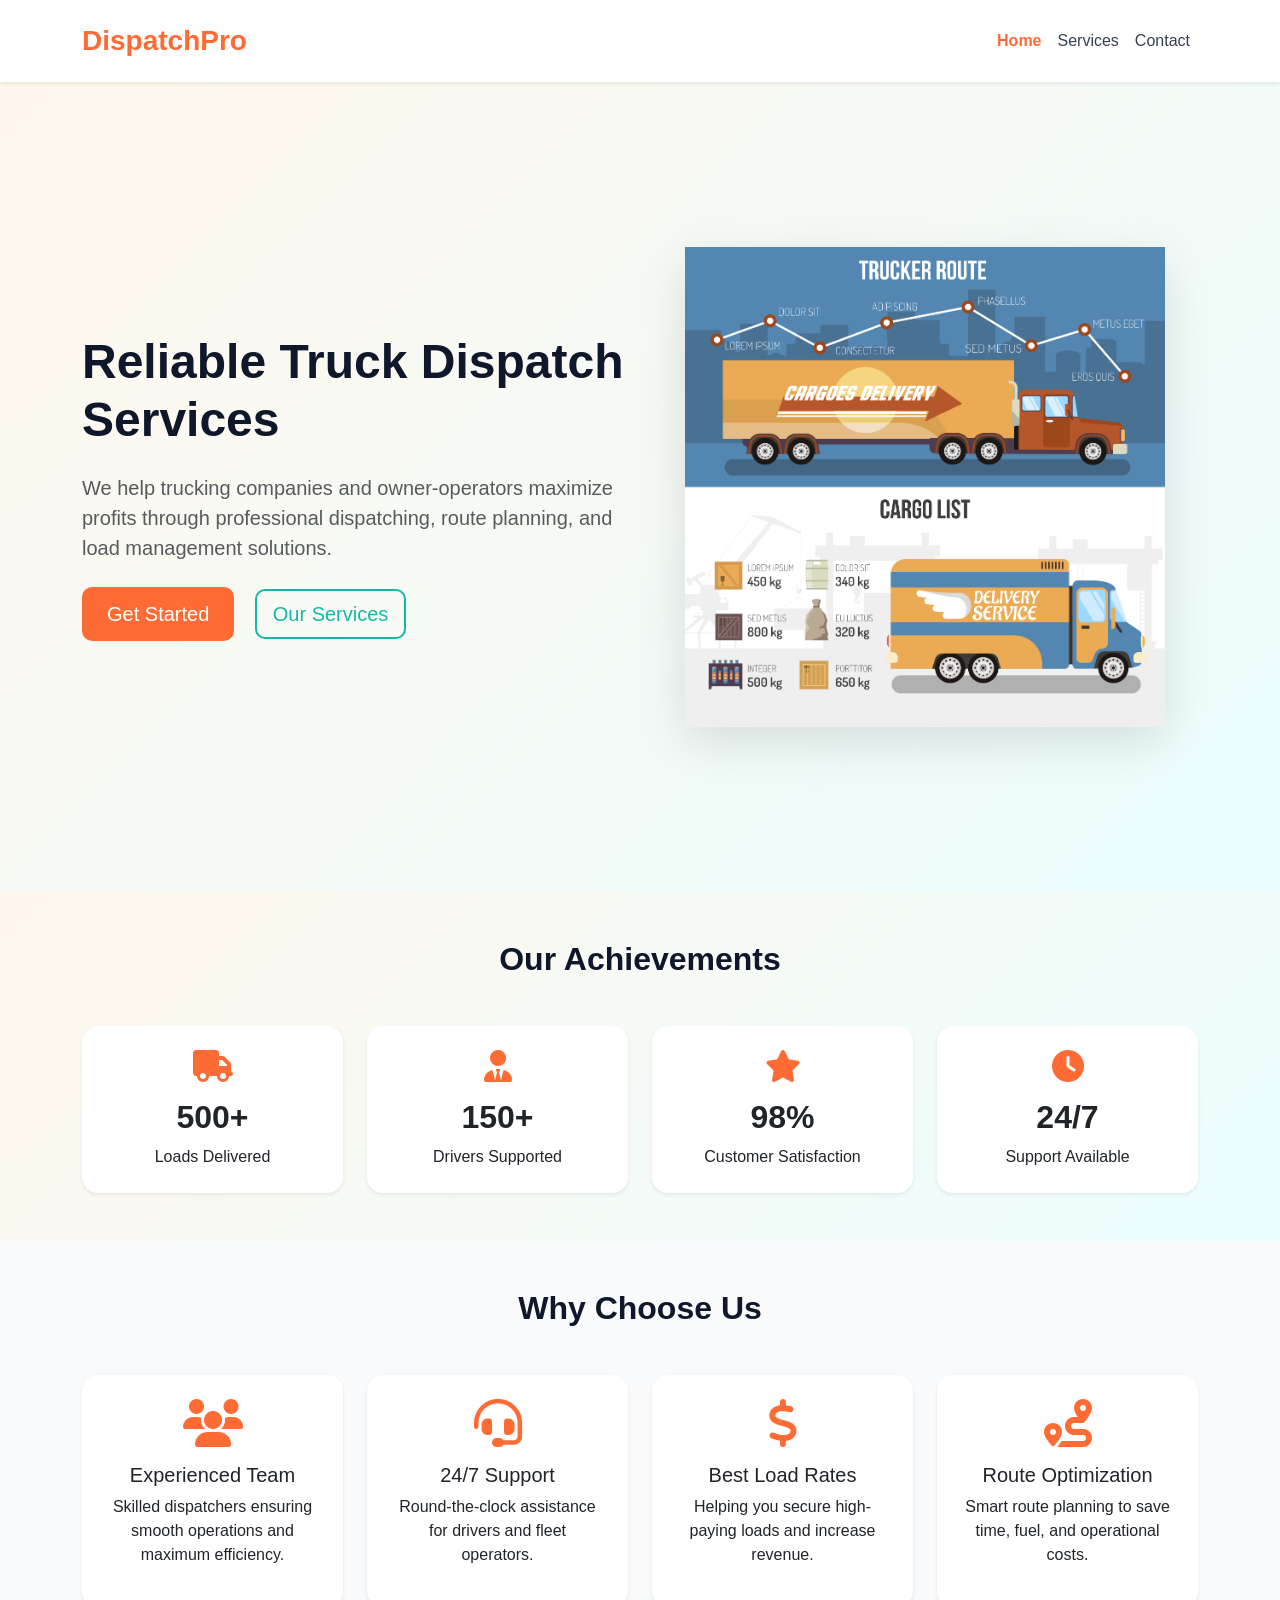
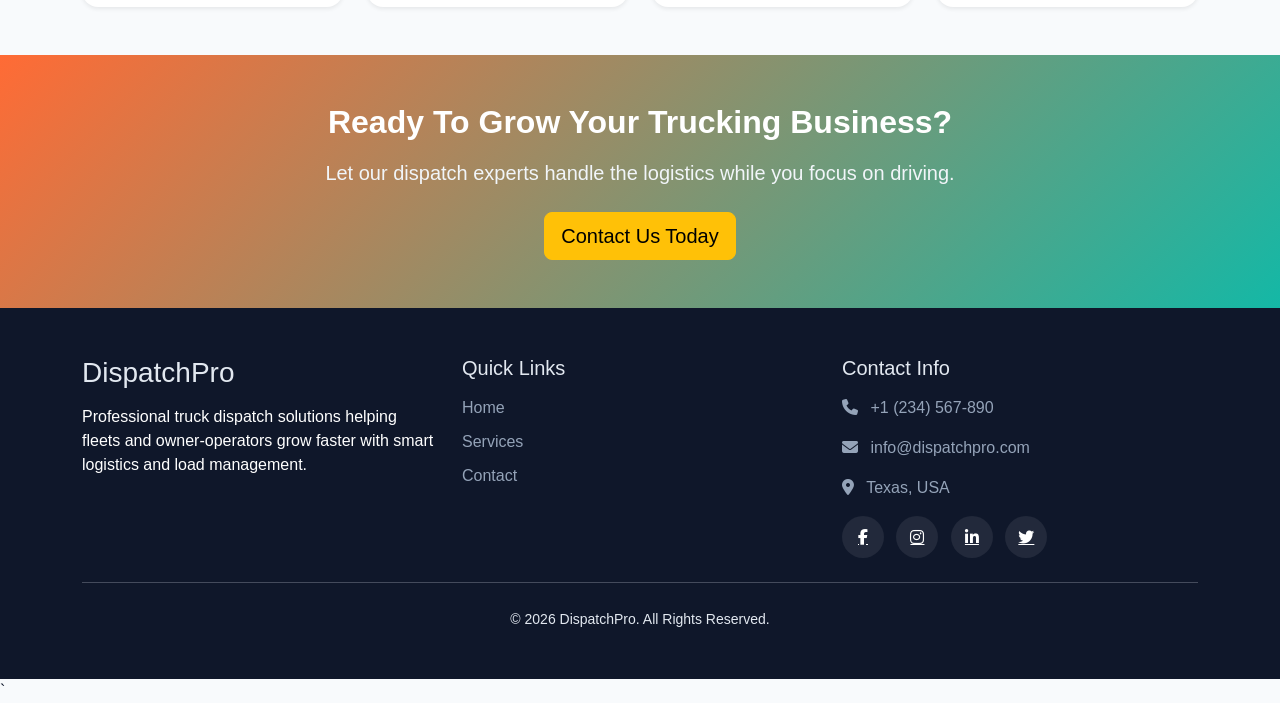
<file: project/index.html>
<!DOCTYPE html>
<html lang="en">

<head>
    <meta charset="UTF-8">
    <meta name="viewport" content="width=device-width, initial-scale=1.0">
    <title>DispatchPro | Truck Dispatch Services</title>

    <!-- Bootstrap Css -->
    <link href="https://cdn.jsdelivr.net/npm/bootstrap@5.3.7/dist/css/bootstrap.min.css" rel="stylesheet">

    <!-- Bootstrap Icons -->
    <link rel="stylesheet" href="https://cdn.jsdelivr.net/npm/bootstrap-icons@1.11.3/font/bootstrap-icons.min.css">

    <!-- Google Font -->
    <link rel="stylesheet" href="https://cdnjs.cloudflare.com/ajax/libs/font-awesome/6.7.2/css/all.min.css">

    <!-- Custom CSS -->
    <link rel="stylesheet" href="./css/style.css">
</head>

<body>


    <!-- Navbar -->
    <header class="sticky-top">
        <nav class="navbar navbar-expand-lg navbar-light bg-white shadow-sm">
            <div class="container">
                <a class="navbar-brand fw-bold fs-3 text-primary" href="#">
                    DispatchPro
                </a>

                <button class="navbar-toggler" type="button" data-bs-toggle="collapse" data-bs-target="#navbarNav">
                    <span class="navbar-toggler-icon"></span>
                </button>

                <div class="collapse navbar-collapse" id="navbarNav">
                    <ul class="navbar-nav ms-auto fw-medium">
                        <li class="nav-item">
                            <a class="nav-link active" href="./index.html">Home</a>
                        </li>

                        <li class="nav-item">
                            <a class="nav-link" href="./services.html">Services</a>
                        </li>

                        <li class="nav-item">
                            <a class="nav-link" href="./contact.html">Contact</a>
                        </li>
                    </ul>
                </div>
            </div>
        </nav>
    </header>

    <main>
        <!-- Hero Section -->
        <section class="hero py-5">
            <div class="container">
                <div class="row align-items-center">

                    <div class="col-lg-6">
                        <h1 class="display-4 fw-bold mb-4">
                            Reliable Truck Dispatch Services
                        </h1>

                        <p class="lead text-muted mb-4">
                            We help trucking companies and owner-operators maximize profits through
                            professional dispatching, route planning, and load management solutions.
                        </p>

                        <a href="./contact.html" class="btn btn-primary btn-lg me-3">
                            Get Started
                        </a>

                        <a href="./services.html" class="btn btn-outline-dark btn-lg">
                            Our Services
                        </a>
                    </div>

                    <div class="col-lg-6 text-center">
                        <img src="./images/15025.jpg" class="img-fluid hero-img" alt="Truck Dispatch">
                    </div>

                </div>
            </div>
        </section>

        <!-- Statistics Section -->
        <section class="py-5 bg-light">
            <div class="container">

                <h2 class="text-center fw-bold mb-5">
                    Our Achievements
                </h2>

                <div class="row g-4">

                    <div class="col-md-3">
                        <div class="card border-0 shadow-sm text-center p-4">
                            <i class="fas fa-truck fa-2x  mb-3"></i>
                            <h2 class="fw-bold">500+</h2>
                            <p class="mb-0">Loads Delivered</p>
                        </div>
                    </div>

                    <div class="col-md-3">
                        <div class="card border-0 shadow-sm text-center p-4">
                            <i class="fas fa-user-tie fa-2x  mb-3"></i>
                            <h2 class="fw-bold">150+</h2>
                            <p class="mb-0">Drivers Supported</p>
                        </div>
                    </div>

                    <div class="col-md-3">
                        <div class="card border-0 shadow-sm text-center p-4">
                            <i class="fas fa-star fa-2x  mb-3"></i>
                            <h2 class="fw-bold">98%</h2>
                            <p class="mb-0">Customer Satisfaction</p>
                        </div>
                    </div>

                    <div class="col-md-3">
                        <div class="card border-0 shadow-sm text-center p-4">
                            <i class="fas fa-clock fa-2x  mb-3"></i>
                            <h2 class="fw-bold">24/7</h2>
                            <p class="mb-0">Support Available</p>
                        </div>
                    </div>



                </div>
            </div>
        </section>

        <!-- Why Choose Us -->
        <section class="py-5">
            <div class="container">

                <h2 class="text-center fw-bold mb-5">
                    Why Choose Us
                </h2>

                <div class="row g-4">

                    <div class="col-md-3">
                        <div class="card h-100 border-0 shadow-sm text-center p-4">
                            <i class="fas fa-users fa-3x mb-3"></i>
                            <h5>Experienced Team</h5>
                            <p>
                                Skilled dispatchers ensuring smooth operations and maximum efficiency.
                            </p>
                        </div>
                    </div>

                    <div class="col-md-3">
                        <div class="card h-100 border-0 shadow-sm text-center p-4">
                            <i class="fas fa-headset fa-3x mb-3"></i>
                            <h5>24/7 Support</h5>
                            <p>
                                Round-the-clock assistance for drivers and fleet operators.
                            </p>
                        </div>
                    </div>

                    <div class="col-md-3">
                        <div class="card h-100 border-0 shadow-sm text-center p-4">
                            <i class="fas fa-dollar-sign fa-3x  mb-3"></i>
                            <h5>Best Load Rates</h5>
                            <p>
                                Helping you secure high-paying loads and increase revenue.
                            </p>
                        </div>
                    </div>

                    <div class="col-md-3">
                        <div class="card h-100 border-0 shadow-sm text-center p-4">
                            <i class="fas fa-route fa-3x  mb-3"></i>
                            <h5>Route Optimization</h5>
                            <p>
                                Smart route planning to save time, fuel, and operational costs.
                            </p>
                        </div>
                    </div>

                </div>

            </div>
        </section>

        <!-- CTA Section -->
        <section class="cta-section text-white text-center py-5">
            <div class="container">

                <h2 class="fw-bold mb-3">
                    Ready To Grow Your Trucking Business?
                </h2>

                <p class="lead mb-4">
                    Let our dispatch experts handle the logistics while you focus on driving.
                </p>

                <a href="./contact.html" class="btn btn-warning btn-lg">
                    Contact Us Today
                </a>

            </div>
        </section>
    </main>
    <!-- Footer -->
    <footer class="footer py-5">
        <div class="container">

            <div class="row text-center text-md-start gy-4">

                <!-- Company -->
                <div class="col-md-4">
                    <h3 class="brand-name mb-3">DispatchPro</h3>
                    <p class="text-white">
                        Professional truck dispatch solutions helping fleets and owner-operators
                        grow faster with smart logistics and load management.
                    </p>
                </div>

                <!-- Links -->
                <div class="col-md-4">
                    <h5 class="mb-3">Quick Links</h5>

                    <ul class="footer-links">
                        <li><a href="./index.html">Home</a></li>
                        <li><a href="./services.html">Services</a></li>
                        <li><a href="./contact.html">Contact</a></li>
                    </ul>
                </div>

                <!-- Contact + Social -->
                <div class="col-md-4">
                    <h5 class="mb-3">Contact Info</h5>

                    <p><i class="fas fa-phone me-2"></i> +1 (234) 567-890</p>
                    <p><i class="fas fa-envelope me-2"></i> info@dispatchpro.com</p>
                    <p><i class="fas fa-location-dot me-2"></i> Texas, USA</p>

                    <div class="social-icons mt-3">
                        <a href="#"><i class="fab fa-facebook-f"></i></a>
                        <a href="#"><i class="fab fa-instagram"></i></a>
                        <a href="#"><i class="fab fa-linkedin-in"></i></a>
                        <a href="#"><i class="fab fa-twitter"></i></a>
                    </div>
                </div>

            </div>

            <hr class="my-4">

            <div class="text-center">
                <small>&copy; 2026 DispatchPro. All Rights Reserved.</small>
            </div>

        </div>
    </footer>
`
    <!-- Bootstrap JS -->
    <script src="https://cdn.jsdelivr.net/npm/bootstrap@5.3.7/dist/js/bootstrap.bundle.min.js"></script>

</body>

</html>
</file>
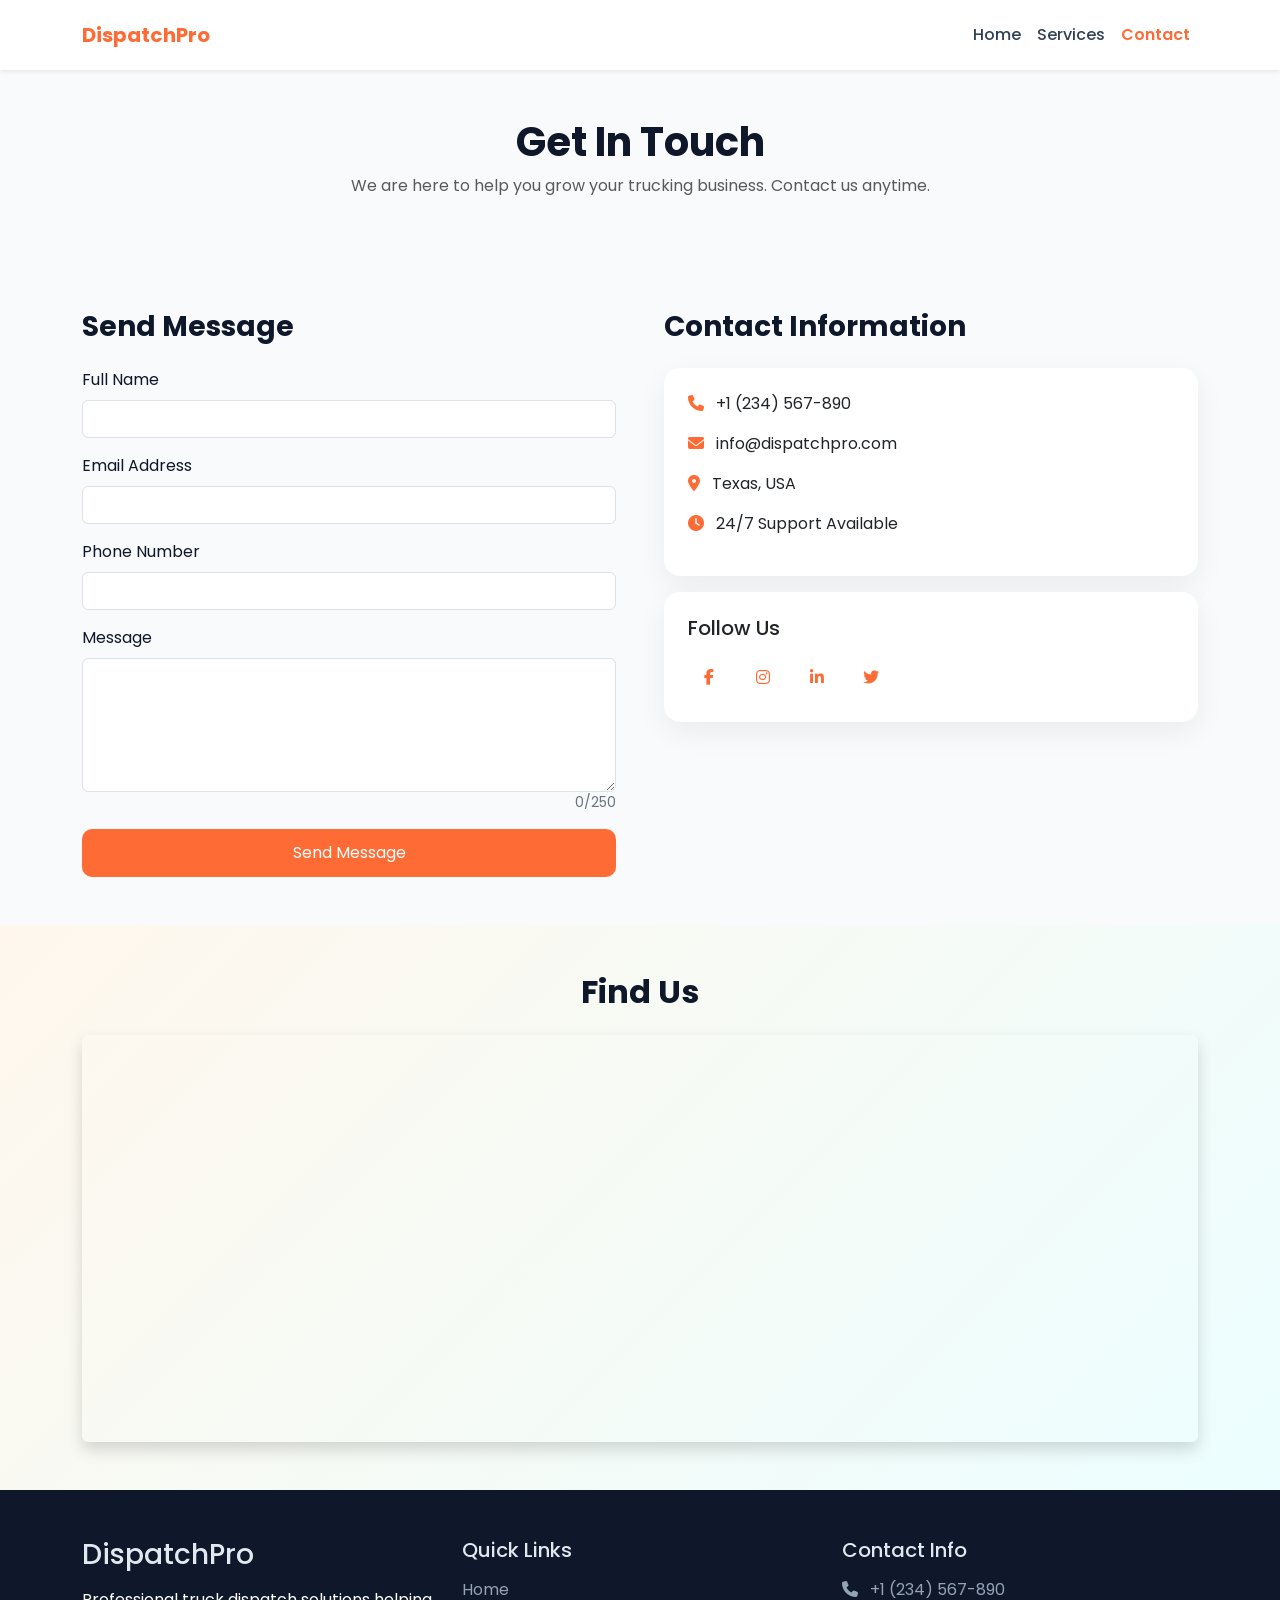
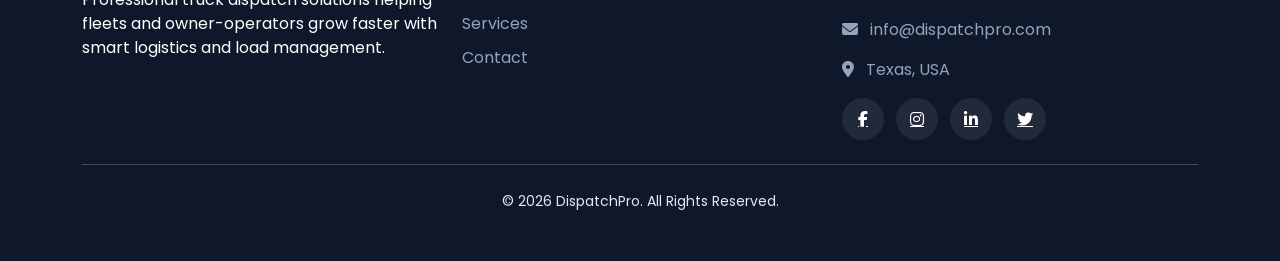
<file: project/contact.html>
<!DOCTYPE html>
<html lang="en">

<head>
    <meta charset="UTF-8">
    <meta name="viewport" content="width=device-width, initial-scale=1.0">
    <title>Contact | DispatchPro</title>

    <!-- Bootstrap -->
    <link href="https://cdn.jsdelivr.net/npm/bootstrap@5.3.7/dist/css/bootstrap.min.css" rel="stylesheet">

    <!-- Font Awesome -->
    <link rel="stylesheet" href="https://cdnjs.cloudflare.com/ajax/libs/font-awesome/6.7.2/css/all.min.css">

    <!-- Google Font -->
    <link href="https://fonts.googleapis.com/css2?family=Poppins:wght@300;400;500;600;700&display=swap"
        rel="stylesheet">

    <!-- Custom CSS -->
    <link rel="stylesheet" href="./css/style.css">
</head>

<body>

    <!-- Navbar -->
    <header class="sticky-top">
        <nav class="navbar navbar-expand-lg shadow-sm">
            <div class="container">

                <a class="navbar-brand" href="./index.html">DispatchPro</a>

                <button class="navbar-toggler" data-bs-toggle="collapse" data-bs-target="#nav">
                    <span class="navbar-toggler-icon"></span>
                </button>

                <div class="collapse navbar-collapse" id="nav">
                    <ul class="navbar-nav ms-auto">
                        <li class="nav-item"><a class="nav-link" href="./index.html">Home</a></li>
                        <li class="nav-item"><a class="nav-link" href="./services.html">Services</a></li>
                        <li class="nav-item"><a class="nav-link active" href="./contact.html">Contact</a></li>
                    </ul>
                </div>

            </div>
        </nav>
    </header>

    <!-- Contact Header -->
    <main>
        <section class="py-5 text-center">
            <div class="container">

                <h1 class="fw-bold">Get In Touch</h1>
                <p class="text-muted">
                    We are here to help you grow your trucking business. Contact us anytime.
                </p>

            </div>
        </section>

        <!-- Contact Section -->
        <section class="py-5">
            <div class="container">

                <div class="row g-5">

                    <!-- Contact Form -->
                    <div class="col-md-6">

                        <h3 class="mb-4 fw-bold">Send Message</h3>

                        <form id="contactForm" novalidate>

                            <div class="mb-3">
                                <label class="form-label">Full Name</label>
                                <input type="text" class="form-control" id="name">
                                <small class="text-danger" id="nameError"></small>
                            </div>

                            <div class="mb-3">
                                <label class="form-label">Email Address</label>
                                <input type="email" class="form-control" id="email">
                                <small class="text-danger" id="emailError"></small>
                            </div>

                            <div class="mb-3">
                                <label class="form-label">Phone Number</label>
                                <input type="tel" class="form-control" id="phone">
                                <small class="text-danger" id="phoneError"></small>
                            </div>

                            <div class="mb-3">
                                <label class="form-label">Message</label>
                                <textarea class="form-control" rows="5" id="message"></textarea>

                                <div class="d-flex justify-content-between">
                                    <small class="text-danger" id="messageError"></small>
                                    <small id="charCount">0/250</small>
                                </div>
                            </div>

                            <button class="btn btn-primary w-100" id="submitBtn">
                                Send Message
                            </button>

                        </form>

                        <div id="successMsg" class="alert alert-success mt-3 d-none">
                            <i class="fas fa-check-circle me-2"></i>

                            Message sent successfully!
                        </div>

                    </div>

                    <!-- Company Info -->
                    <div class="col-md-6">

                        <h3 class="mb-4 fw-bold">Contact Information</h3>

                        <div class="card p-4 mb-3">
                            <p><i class="fas fa-phone me-2"></i> +1 (234) 567-890</p>
                            <p><i class="fas fa-envelope me-2"></i> info@dispatchpro.com</p>
                            <p><i class="fas fa-location-dot me-2"></i> Texas, USA</p>
                            <p><i class="fas fa-clock me-2"></i> 24/7 Support Available</p>
                        </div>

                        <div class="card p-4">

                            <h5 class="mb-3">Follow Us</h5>

                            <div class="social-icons">

                                <a href="#"><i class="fab fa-facebook-f"></i></a>
                                <a href="#"><i class="fab fa-instagram"></i></a>
                                <a href="#"><i class="fab fa-linkedin-in"></i></a>
                                <a href="#"><i class="fab fa-twitter"></i></a>

                            </div>

                        </div>

                    </div>

                </div>

            </div>
        </section>

        <!-- Map Section -->
        <section class="py-5 bg-light">
            <div class="container text-center">

                <h2 class="fw-bold mb-4">Find Us</h2>

                <div class="map-box shadow rounded overflow-hidden">

                    <iframe src="https://www.google.com/maps?q=Texas%20USA&output=embed" width="100%" height="400"
                        style="border:0;" loading="lazy">
                    </iframe>

                </div>

            </div>
        </section>
    </main>
    <!-- Footer -->
    <footer class="footer py-5">
        <div class="container">

            <div class="row text-center text-md-start gy-4">

                <!-- Company -->
                <div class="col-md-4">
                    <h3 class="brand-name mb-3">DispatchPro</h3>
                    <p class="text-white">
                        Professional truck dispatch solutions helping fleets and owner-operators
                        grow faster with smart logistics and load management.
                    </p>
                </div>

                <!-- Links -->
                <div class="col-md-4">
                    <h5 class="mb-3">Quick Links</h5>

                    <ul class="footer-links">
                        <li><a href="./index.html">Home</a></li>
                        <li><a href="./services.html">Services</a></li>
                        <li><a href="./contact.html">Contact</a></li>
                    </ul>
                </div>

                <!-- Contact + Social -->
                <div class="col-md-4">
                    <h5 class="mb-3">Contact Info</h5>

                    <p><i class="fas fa-phone me-2"></i> +1 (234) 567-890</p>
                    <p><i class="fas fa-envelope me-2"></i> info@dispatchpro.com</p>
                    <p><i class="fas fa-location-dot me-2"></i> Texas, USA</p>

                    <div class="social-icons mt-3">
                        <a href="#"><i class="fab fa-facebook-f"></i></a>
                        <a href="#"><i class="fab fa-instagram"></i></a>
                        <a href="#"><i class="fab fa-linkedin-in"></i></a>
                        <a href="#"><i class="fab fa-twitter"></i></a>
                    </div>
                </div>

            </div>

            <hr class="my-4">

            <div class="text-center">
                <small>&copy; 2026 DispatchPro. All Rights Reserved.</small>
            </div>

        </div>
    </footer>

    <!-- Bootstrap JS -->
    <script src="https://cdn.jsdelivr.net/npm/bootstrap@5.3.7/dist/js/bootstrap.bundle.min.js"></script>
    <script src="./js/script.js"></script>

</body>

</html>
</file>
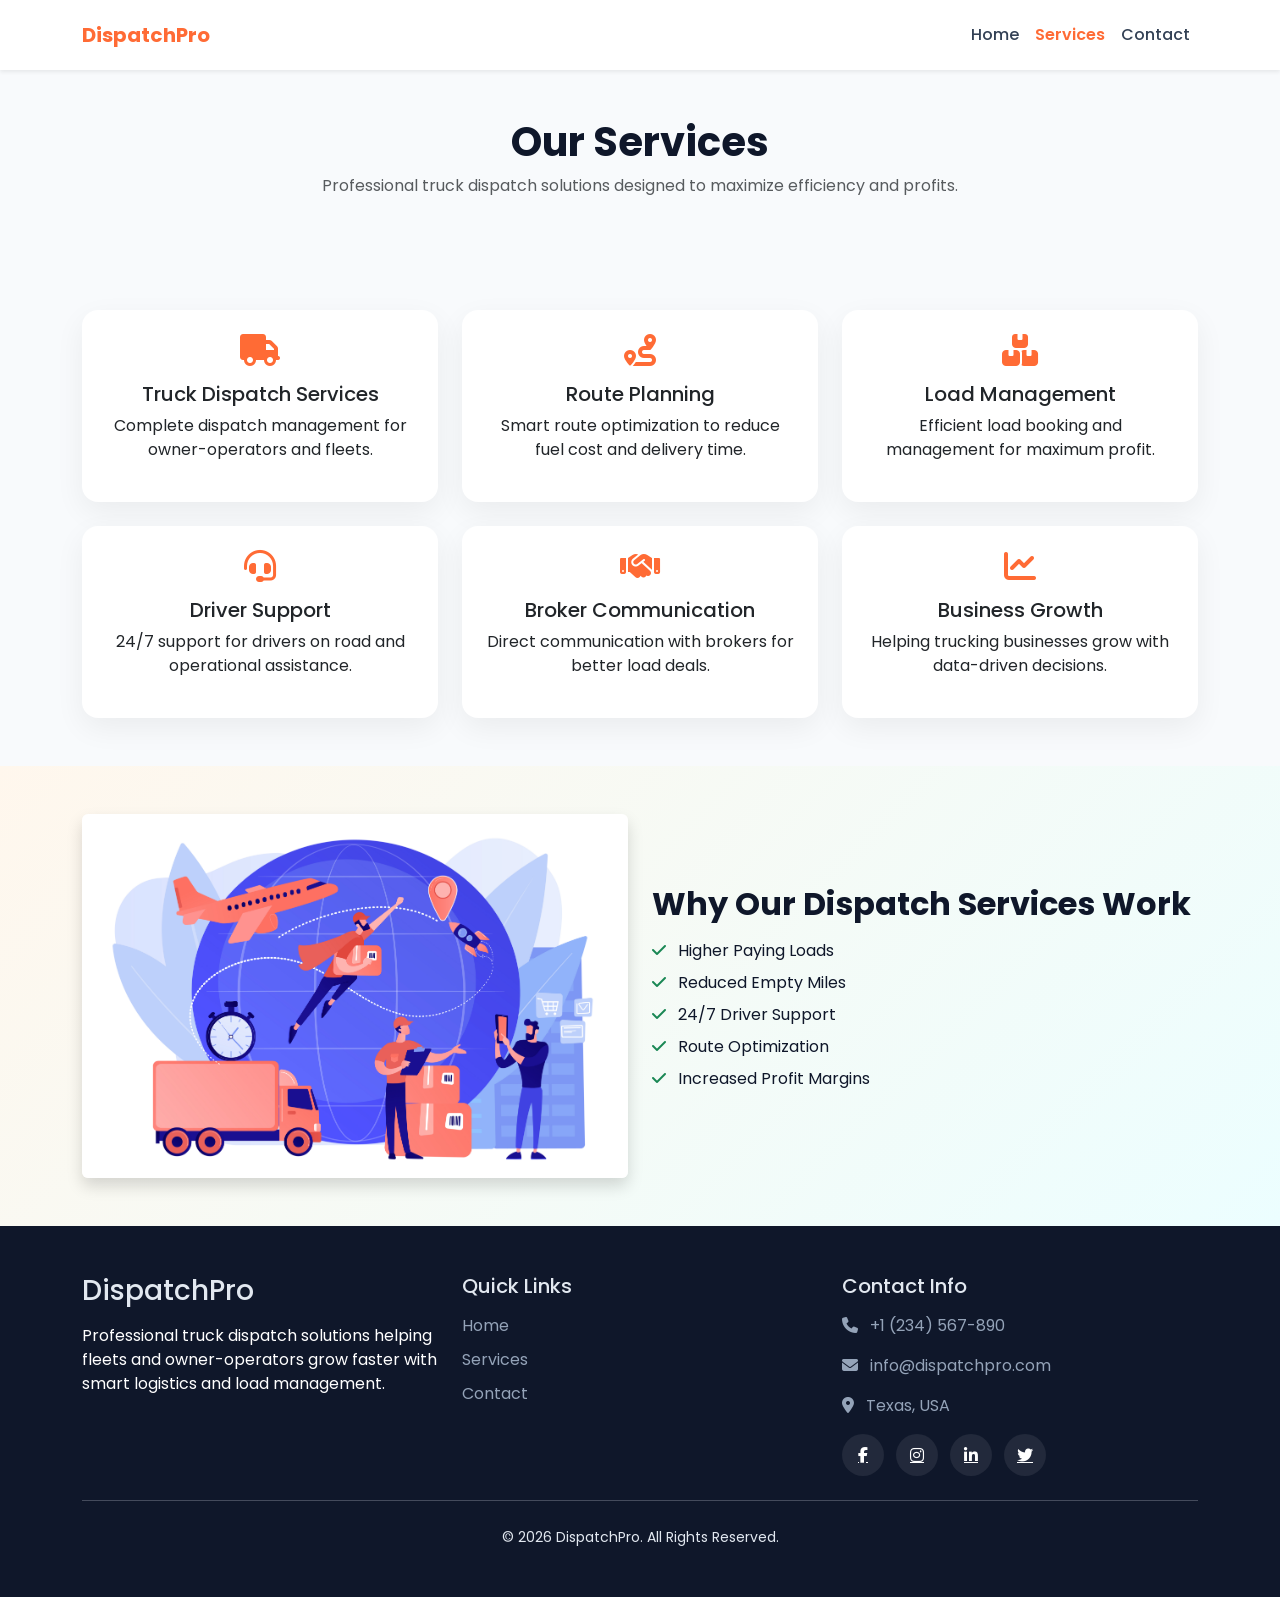
<file: project/services.html>
<!DOCTYPE html>
<html lang="en">

<head>
    <meta charset="UTF-8">
    <meta name="viewport" content="width=device-width, initial-scale=1.0">
    <title>Services | DispatchPro</title>

    <!-- Bootstrap -->
    <link href="https://cdn.jsdelivr.net/npm/bootstrap@5.3.7/dist/css/bootstrap.min.css" rel="stylesheet">

    <!-- Font Awesome -->
    <link rel="stylesheet" href="https://cdnjs.cloudflare.com/ajax/libs/font-awesome/6.7.2/css/all.min.css">

    <!-- Google Font -->
    <link href="https://fonts.googleapis.com/css2?family=Poppins:wght@300;400;500;600;700&display=swap"
        rel="stylesheet">

    <!-- Custom CSS -->
    <link rel="stylesheet" href="./css/style.css">
</head>

<body>

    <!-- Navbar -->
    <header class="sticky-top">
        <nav class="navbar navbar-expand-lg shadow-sm">
            <div class="container">

                <a class="navbar-brand" href="./index.html">DispatchPro</a>

                <button class="navbar-toggler" data-bs-toggle="collapse" data-bs-target="#nav">
                    <span class="navbar-toggler-icon"></span>
                </button>

                <div class="collapse navbar-collapse" id="nav">
                    <ul class="navbar-nav ms-auto">
                        <li class="nav-item"><a class="nav-link" href="./index.html">Home</a></li>
                        <li class="nav-item"><a class="nav-link active" href="./services.html">Services</a></li>
                        <li class="nav-item"><a class="nav-link" href="./contact.html">Contact</a></li>
                    </ul>
                </div>

            </div>
        </nav>
    </header>

    <!-- Header -->
    <main>
        <section class="py-5 text-center service-header">
            <div class="container">

                <h1 class="fw-bold">Our Services</h1>
                <p class="text-muted">
                    Professional truck dispatch solutions designed to maximize efficiency and profits.
                </p>

            </div>
        </section>

        <!-- Service Cards -->
        <section class="py-5">
            <div class="container">

                <div class="row g-4">

                    <!-- Card 1 -->
                    <div class="col-md-4">
                        <div class="card p-4 text-center h-100">
                            <i class="fas fa-truck fa-2x mb-3"></i>
                            <h5>Truck Dispatch Services</h5>
                            <p>Complete dispatch management for owner-operators and fleets.</p>
                        </div>
                    </div>

                    <!-- Card 2 -->
                    <div class="col-md-4">
                        <div class="card p-4 text-center h-100">
                            <i class="fas fa-route fa-2x mb-3"></i>
                            <h5>Route Planning</h5>
                            <p>Smart route optimization to reduce fuel cost and delivery time.</p>
                        </div>
                    </div>

                    <!-- Card 3 -->
                    <div class="col-md-4">
                        <div class="card p-4 text-center h-100">
                            <i class="fas fa-boxes-stacked fa-2x mb-3"></i>
                            <h5>Load Management</h5>
                            <p>Efficient load booking and management for maximum profit.</p>
                        </div>
                    </div>

                    <!-- Card 4 -->
                    <div class="col-md-4">
                        <div class="card p-4 text-center h-100">
                            <i class="fas fa-headset fa-2x mb-3"></i>
                            <h5>Driver Support</h5>
                            <p>24/7 support for drivers on road and operational assistance.</p>
                        </div>
                    </div>

                    <!-- Card 5 -->
                    <div class="col-md-4">
                        <div class="card p-4 text-center h-100">
                            <i class="fas fa-handshake fa-2x mb-3"></i>
                            <h5>Broker Communication</h5>
                            <p>Direct communication with brokers for better load deals.</p>
                        </div>
                    </div>

                    <!-- Card 6 -->
                    <div class="col-md-4">
                        <div class="card p-4 text-center h-100">
                            <i class="fas fa-chart-line fa-2x mb-3"></i>
                            <h5>Business Growth</h5>
                            <p>Helping trucking businesses grow with data-driven decisions.</p>
                        </div>
                    </div>

                </div>

            </div>
        </section>

        <!-- Benefit Section -->
        <section class="py-5 bg-light">
            <div class="container">

                <div class="row align-items-center g-4">

                    <div class="col-md-6">
                        <img src="./images/20945966.jpg" class="img-fluid rounded shadow" alt="">
                    </div>

                    <div class="col-md-6">

                        <h2 class="fw-bold mb-3">Why Our Dispatch Services Work</h2>

                        <ul class="list-unstyled">
                            <li class="mb-2"><i class="fas fa-check text-success me-2"></i> Higher Paying Loads</li>
                            <li class="mb-2"><i class="fas fa-check text-success me-2"></i> Reduced Empty Miles</li>
                            <li class="mb-2"><i class="fas fa-check text-success me-2"></i> 24/7 Driver Support</li>
                            <li class="mb-2"><i class="fas fa-check text-success me-2"></i> Route Optimization</li>
                            <li class="mb-2"><i class="fas fa-check text-success me-2"></i> Increased Profit Margins
                            </li>
                        </ul>

                    </div>

                </div>

            </div>
        </section>
    </main>
    <!-- Footer -->
    <footer class="footer py-5">
        <div class="container">

            <div class="row text-center text-md-start gy-4">

                <!-- Company -->
                <div class="col-md-4">
                    <h3 class="brand-name mb-3">DispatchPro</h3>
                    <p class="text-white">
                        Professional truck dispatch solutions helping fleets and owner-operators
                        grow faster with smart logistics and load management.
                    </p>
                </div>

                <!-- Links -->
                <div class="col-md-4">
                    <h5 class="mb-3">Quick Links</h5>

                    <ul class="footer-links">
                        <li><a href="./index.html">Home</a></li>
                        <li><a href="./services.html">Services</a></li>
                        <li><a href="./contact.html">Contact</a></li>
                    </ul>
                </div>

                <!-- Contact + Social -->
                <div class="col-md-4">
                    <h5 class="mb-3">Contact Info</h5>

                    <p><i class="fas fa-phone me-2"></i> +1 (234) 567-890</p>
                    <p><i class="fas fa-envelope me-2"></i> info@dispatchpro.com</p>
                    <p><i class="fas fa-location-dot me-2"></i> Texas, USA</p>

                    <div class="social-icons mt-3">
                        <a href="#"><i class="fab fa-facebook-f"></i></a>
                        <a href="#"><i class="fab fa-instagram"></i></a>
                        <a href="#"><i class="fab fa-linkedin-in"></i></a>
                        <a href="#"><i class="fab fa-twitter"></i></a>
                    </div>
                </div>

            </div>

            <hr class="my-4">

            <div class="text-center">
                <small>&copy; 2026 DispatchPro. All Rights Reserved.</small>
            </div>

        </div>
    </footer>

    <!-- Bootstrap JS -->
    <script src="https://cdn.jsdelivr.net/npm/bootstrap@5.3.7/dist/js/bootstrap.bundle.min.js"></script>

</body>

</html>
</file>
<file: project/css/style.css>
body{
    font-family:'Poppins',sans-serif;
    background:#f8fafc;
    color:#0f172a;
}

/* ================= NAVBAR ================= */

.navbar{
    background:white;
    padding:15px 0;
}

.navbar-brand{
    font-weight:700;
    color:#ff6b35 !important;
}

.nav-link{
    color:#334155 !important;
    font-weight:500;
    transition:0.3s;
}

.nav-link:hover{
    color:#14b8a6 !important;
}
.nav-link.active{
    color:#ff6b35 !important;
    font-weight:600;
}

/* ================= HERO ================= */
.hero{
    min-height:90vh;
    display:flex;
    align-items:center;
    background: linear-gradient(135deg, #fff7ed, #ecfeff);
}

.hero h1{
    font-weight:800;
    font-size:3rem;
    color:#0f172a;
}

.hero p{
    color:#475569;
}

.hero-img{
    max-height:480px;
    filter: drop-shadow(0 15px 25px rgba(0,0,0,0.12));
}

/* Buttons */
.btn-primary{
    background:#ff6b35;
    border:none;
    padding:12px 25px;
    border-radius:10px;
    transition:0.3s;
}

.btn-primary:hover{
    background:#e85a2a;
}

.btn-outline-dark{
    border:2px solid #14b8a6;
    color:#14b8a6;
    border-radius:10px;
}

.btn-outline-dark:hover{
    background:#14b8a6;
    color:white;
}

/* ================= SECTIONS ================= */
section{
    padding:80px 0;
}

/* ================= HEADINGS ================= */
h2{
    font-weight:800;
}

/* ================= CARDS ================= */
.card{
    border:none;
    border-radius:16px;
    box-shadow:0 10px 30px rgba(0,0,0,0.06);
    transition:0.35s ease;
    background:white;
}

.card:hover{
    transform:translateY(-10px);
    box-shadow:0 18px 40px rgba(0,0,0,0.12);
}

/* Icons inside cards */
.card i{
    color:#ff6b35;
}

/* ================= STATS ================= */
.bg-light{
    background:linear-gradient(135deg, #fff7ed, #ecfeff) !important;
}

/* ================= CTA ================= */
.cta-section{
    background: linear-gradient(135deg, #ff6b35, #14b8a6);
    color:white;
    text-align:center;
}

.cta-section p{
    color:#f1f5f9;
}

/* ================= FOOTER ================= */
.footer{
    background:#0f172a;
    color:#e2e8f0;
}

.footer p{
    color:#94a3b8;
}

.footer-links{
    list-style:none;
    padding:0;
}

.footer-links li{
    margin-bottom:10px;
}

.footer-links li a{
    color:#94a3b8;
    text-decoration:none;
    transition:.3s;
}

.footer-links li a:hover{
    color:#ff6b35;
}
/* Social Icons */
.social-icons a{
    width:42px;
    height:42px;
    display:inline-flex;
    align-items:center;
    justify-content:center;
    border-radius:50%;
    background:rgba(255,255,255,0.08);
    color:white;
    margin-right:8px;
    transition:0.3s;
}

.social-icons a:hover{
    background:#14b8a6;
    transform:translateY(-4px);
}
.form-control.valid{
    border:2px solid #198754;
}

.form-control.invalid{
    border:2px solid #dc3545;
}

#submitBtn.loading{
    pointer-events:none;
    opacity:.7;
}

#charCount{
    color:#6c757d;
}

/* ================= RESPONSIVE ================= */
@media(max-width:768px){

    .hero{
        text-align:center;
        padding:60px 0;
    }

    .hero h1{
        font-size:2.2rem;
    }

    section{
        padding:60px 0;
    }
 
  
}
.map-box iframe{
    border-radius:12px;
}
</file>
